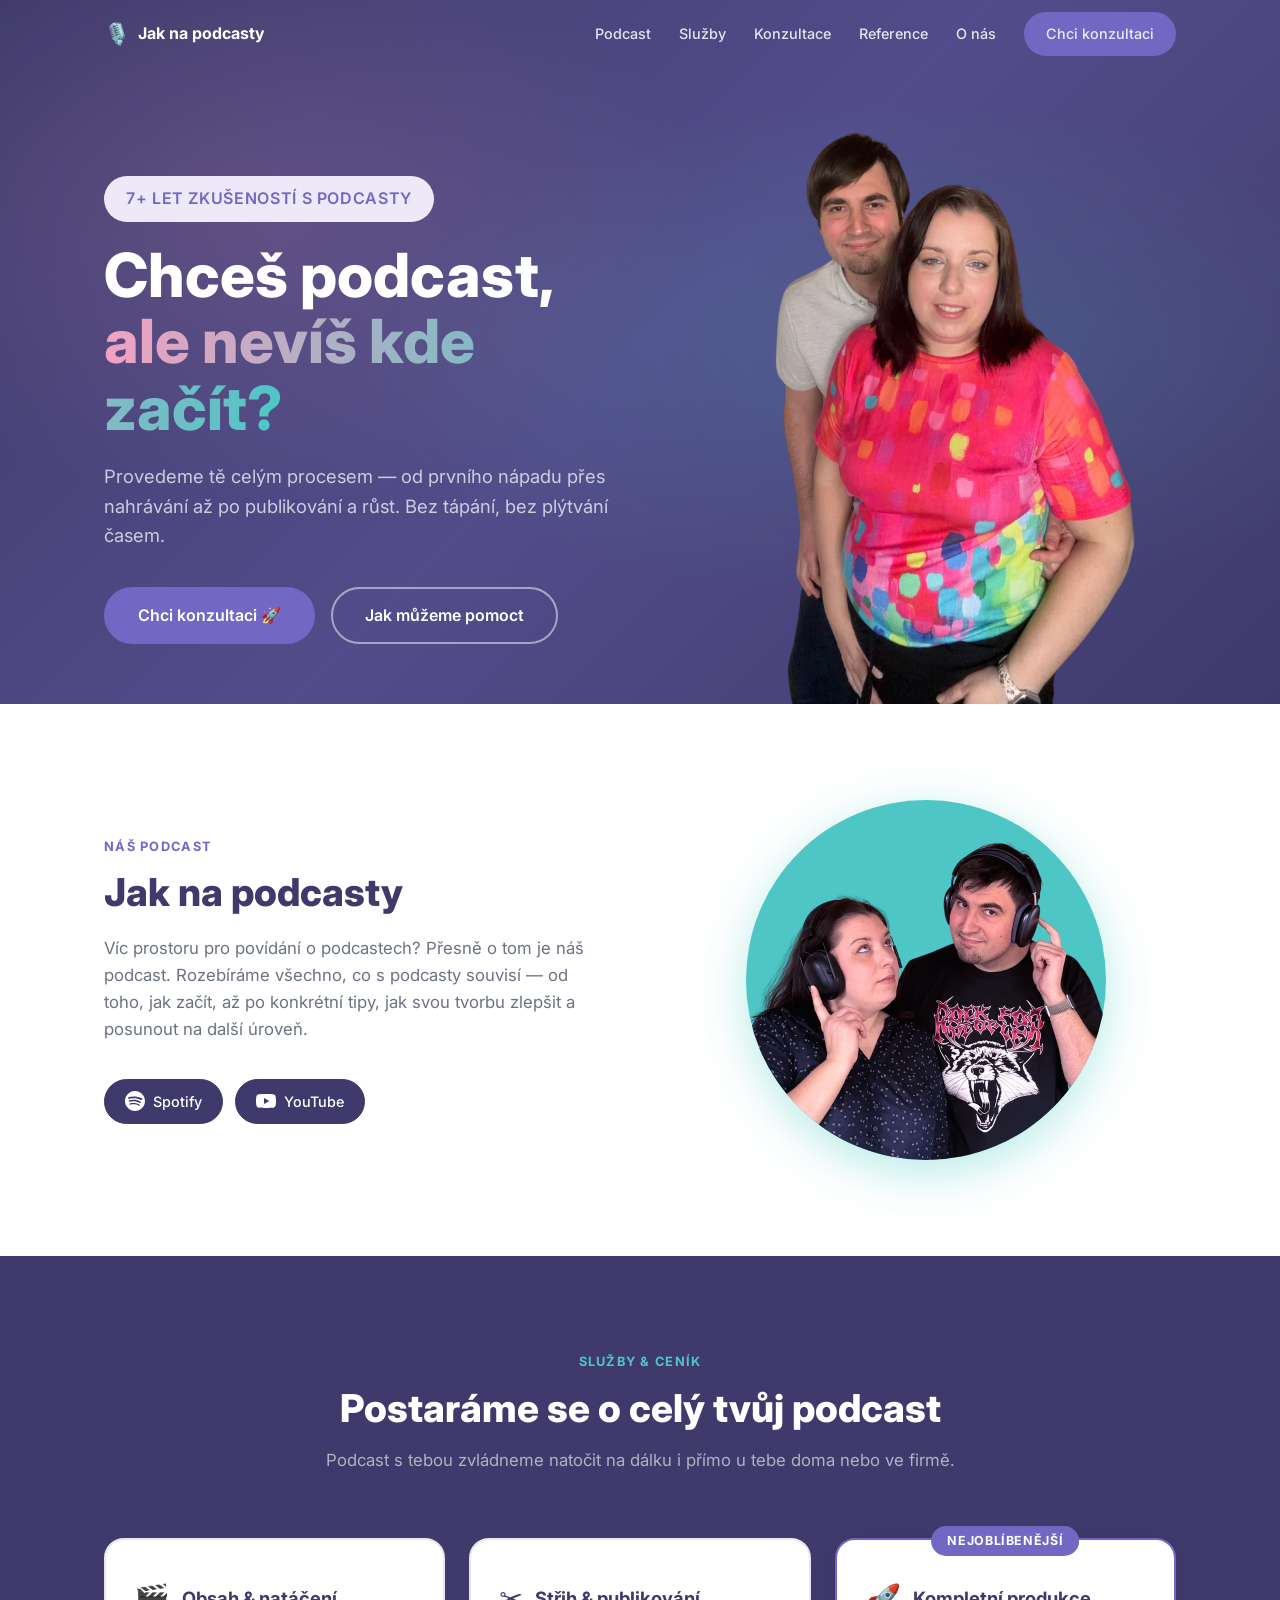
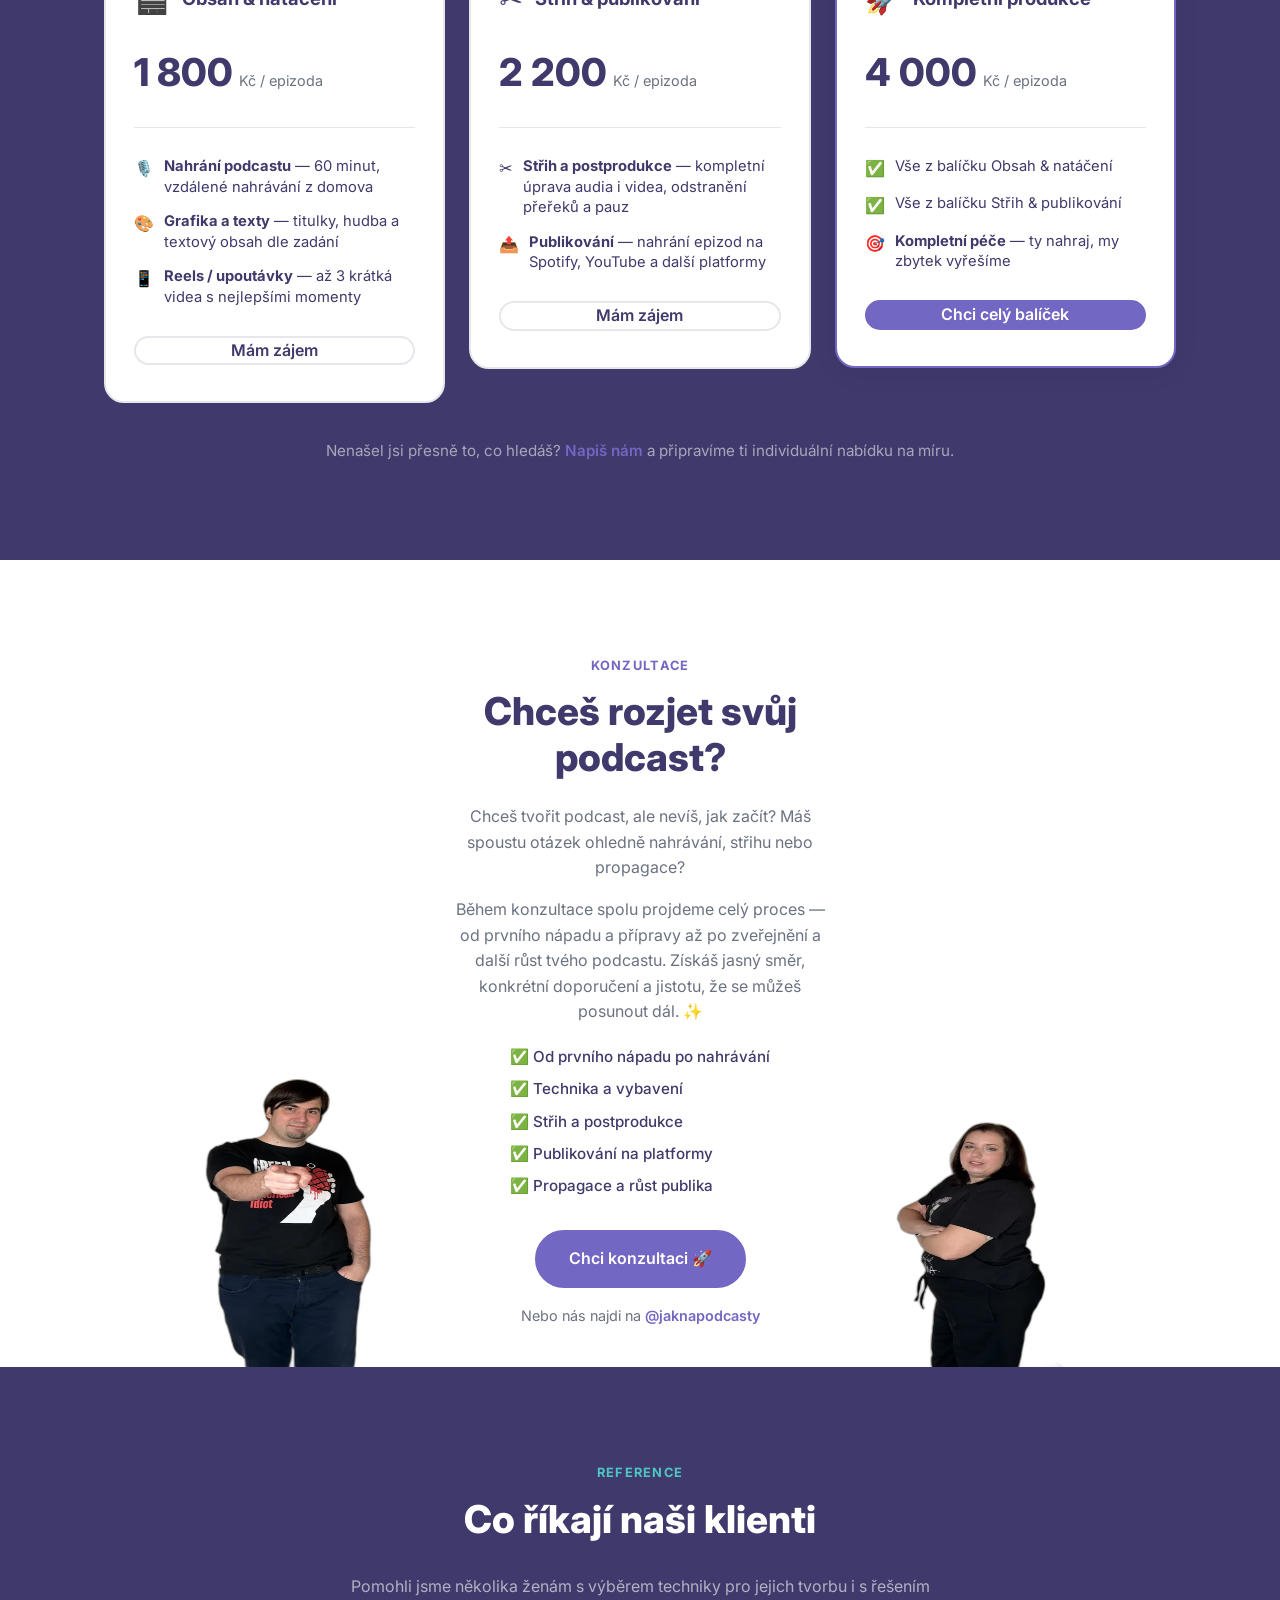
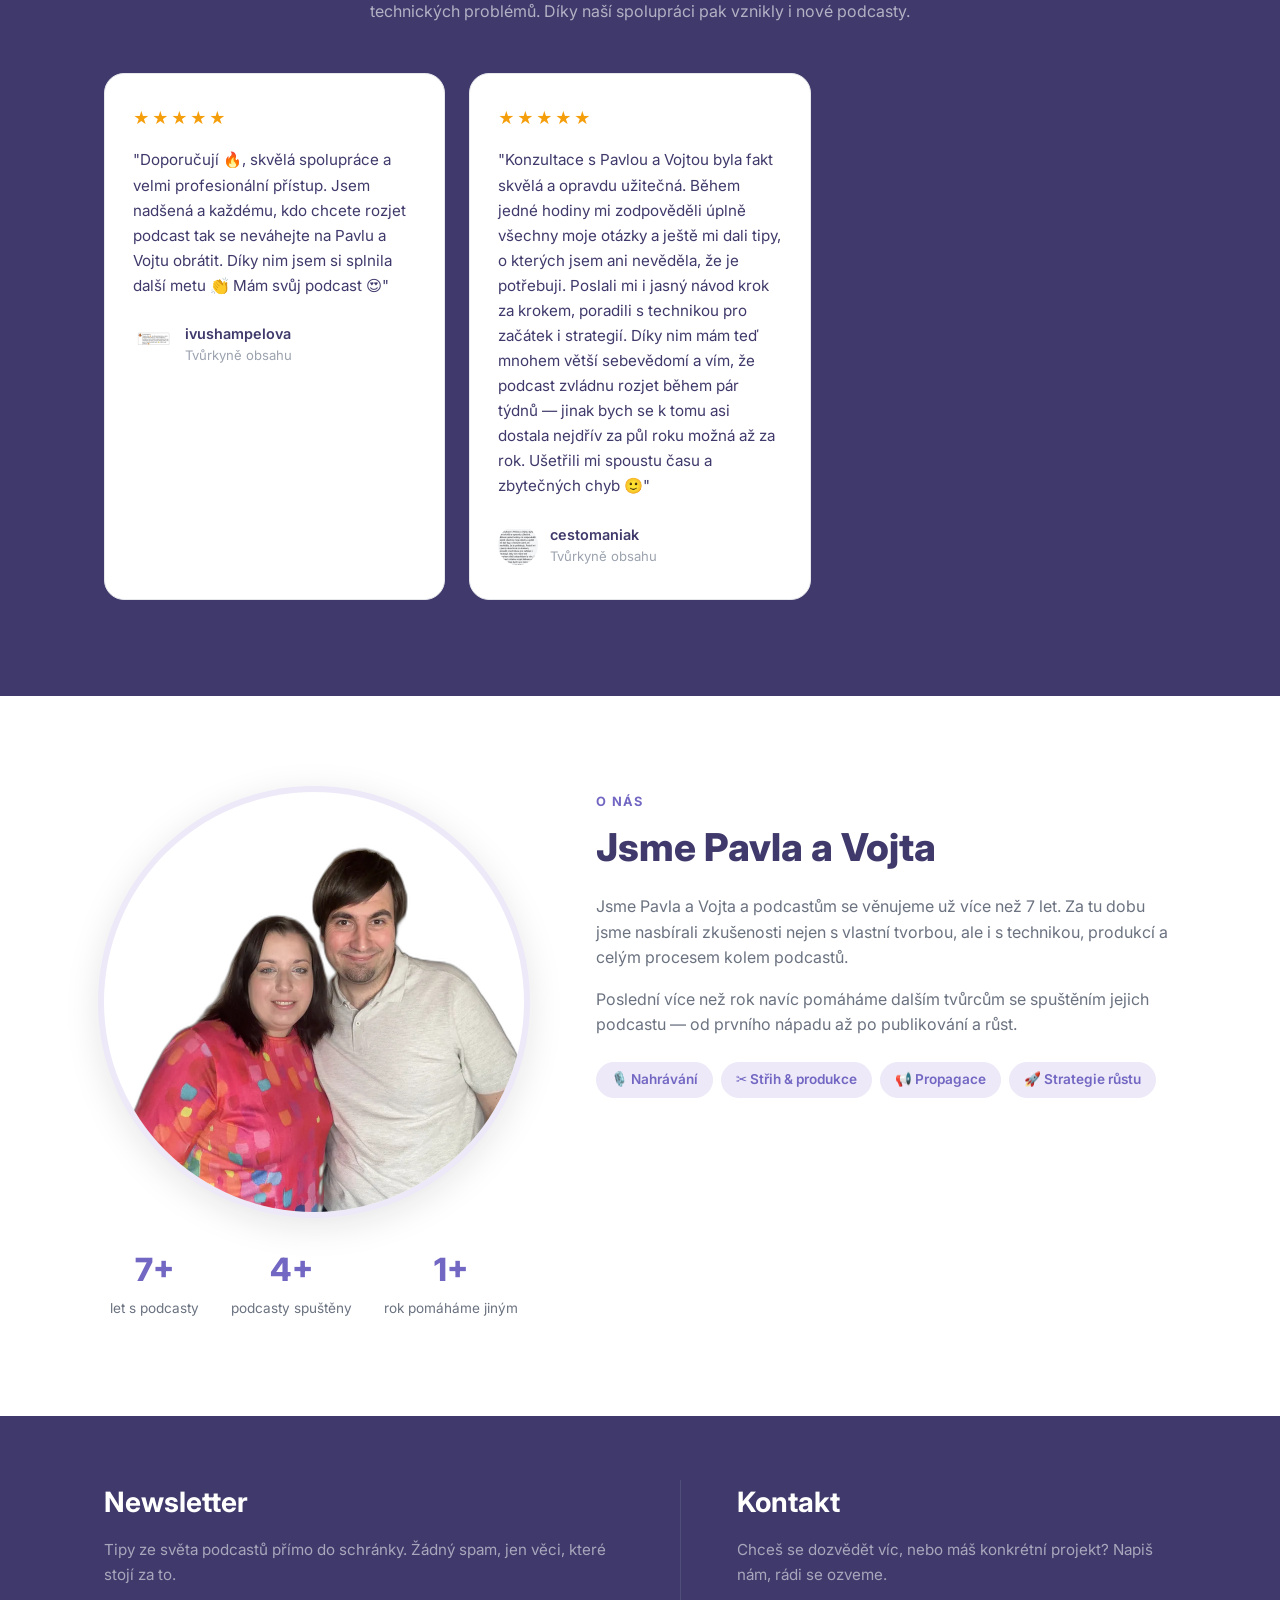
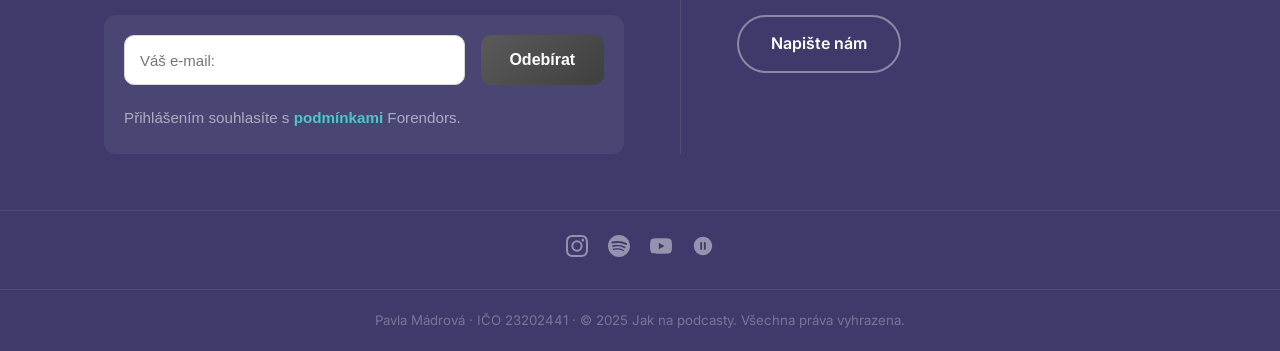
<file: index.html>
<!DOCTYPE html>
<html lang="cs-CZ">
<head>
  <meta charset="UTF-8" />
  <meta name="viewport" content="width=device-width, initial-scale=1.0" />
  <title>Jak na podcasty – Konzultace a produkce podcastů | Pavla &amp; Vojta</title>
  <meta name="description" content="Pomůžeme ti rozjet tvůj podcast od nuly. Konzultace, produkce a vše kolem podcastů s Pavlou a Vojtou." />
  <meta name="theme-color" content="#7267c2" />
  <link rel="canonical" href="https://jaknapodcasty.cz/" />

  <!-- Favicon -->
  <link rel="icon" type="image/svg+xml" href="/favicon.svg" />
  <link rel="apple-touch-icon" href="/assets/podcast-cover.png" />

  <!-- Open Graph -->
  <meta property="og:type" content="website" />
  <meta property="og:url" content="https://jaknapodcasty.cz/" />
  <meta property="og:title" content="Jak na podcasty – Konzultace a produkce podcastů" />
  <meta property="og:description" content="Pomůžeme ti rozjet tvůj podcast od nuly. Konzultace, produkce a vše kolem podcastů s Pavlou a Vojtou." />
  <meta property="og:image" content="https://jaknapodcasty.cz/assets/podcast-duo-2.webp" />
  <meta property="og:image:width" content="1500" />
  <meta property="og:image:height" content="1693" />
  <meta property="og:locale" content="cs_CZ" />
  <meta property="og:site_name" content="Jak na podcasty" />

  <!-- Twitter Card -->
  <meta name="twitter:card" content="summary_large_image" />
  <meta name="twitter:title" content="Jak na podcasty – Konzultace a produkce podcastů" />
  <meta name="twitter:description" content="Pomůžeme ti rozjet tvůj podcast od nuly. Konzultace, produkce a vše kolem podcastů s Pavlou a Vojtou." />
  <meta name="twitter:image" content="https://jaknapodcasty.cz/assets/podcast-duo-2.webp" />

  <!-- Google Analytics -->
  <!-- TODO: nahradit G-6V8HX6L65J skutečným Measurement ID z Google Analytics -->
  <script async src="https://www.googletagmanager.com/gtag/js?id=G-6V8HX6L65J"></script>
  <script>
    window.dataLayer = window.dataLayer || [];
    function gtag(){ dataLayer.push(arguments); }
    gtag('js', new Date());
    gtag('config', 'G-6V8HX6L65J');
  </script>

  <!-- Fonts -->
  <link rel="preconnect" href="https://fonts.googleapis.com" />
  <link rel="preconnect" href="https://fonts.gstatic.com" crossorigin />
  <link href="https://fonts.googleapis.com/css2?family=Inter:wght@400;500;600;700;800&display=swap" rel="stylesheet" />

  <link rel="stylesheet" href="style.css?v=15" />

  <!-- Structured Data -->
  <script type="application/ld+json">
  {
    "@context": "https://schema.org",
    "@graph": [
      {
        "@type": "ProfessionalService",
        "@id": "https://jaknapodcasty.cz/#organization",
        "name": "Jak na podcasty",
        "url": "https://jaknapodcasty.cz",
        "description": "Pomůžeme ti rozjet tvůj podcast od nuly. Konzultace, produkce a vše kolem podcastů s Pavlou a Vojtou.",
        "founder": {
          "@type": "Person",
          "name": "Pavla Mádrová"
        },
        "vatID": "23202441",
        "areaServed": "CZ",
        "inLanguage": "cs",
        "contactPoint": {
          "@type": "ContactPoint",
          "email": "info@jaknapodcasty.cz",
          "contactType": "customer service"
        },
        "sameAs": [
          "https://www.instagram.com/jaknapodcasty/",
          "https://open.spotify.com/show/4cttp3e2fKpfmS4pah0HJn",
          "https://www.youtube.com/@jaknapodcasty"
        ],
        "aggregateRating": {
          "@type": "AggregateRating",
          "ratingValue": "5",
          "reviewCount": "2",
          "bestRating": "5"
        }
      },
      {
        "@type": "Service",
        "name": "Podcast konzultace a produkce",
        "url": "https://jaknapodcasty.cz/",
        "provider": { "@id": "https://jaknapodcasty.cz/#organization" },
        "areaServed": "CZ",
        "offers": [
          {
            "@type": "Offer",
            "name": "Obsah & natáčení",
            "price": "1800",
            "priceCurrency": "CZK",
            "description": "Nahrání podcastu, grafika a texty, reels / upoutávky"
          },
          {
            "@type": "Offer",
            "name": "Střih & publikování",
            "price": "2200",
            "priceCurrency": "CZK",
            "description": "Střih a postprodukce, publikování na Spotify, YouTube a další platformy"
          },
          {
            "@type": "Offer",
            "name": "Kompletní produkce",
            "price": "4000",
            "priceCurrency": "CZK",
            "description": "Kompletní péče — ty nahraj, my zbytek vyřešíme"
          }
        ]
      },
      {
        "@type": "Review",
        "reviewRating": { "@type": "Rating", "ratingValue": "5", "bestRating": "5" },
        "author": { "@type": "Person", "name": "ivushampelova" },
        "reviewBody": "Skvělá spolupráce a velmi profesionální přístup. Jsem nadšená a každému, kdo chcete rozjet podcast, se neváhejte na Pavlu a Vojtu obrátit. Díky nim jsem si splnila další metu — mám svůj podcast.",
        "itemReviewed": { "@id": "https://jaknapodcasty.cz/#organization" }
      },
      {
        "@type": "Review",
        "reviewRating": { "@type": "Rating", "ratingValue": "5", "bestRating": "5" },
        "author": { "@type": "Person", "name": "cestomaniak" },
        "reviewBody": "Konzultace s Pavlou a Vojtou byla fakt skvělá a opravdu užitečná. Ušetřili mi spoustu času a zbytečných chyb.",
        "itemReviewed": { "@id": "https://jaknapodcasty.cz/#organization" }
      },
      {
        "@type": "PodcastSeries",
        "name": "Jak na podcasty",
        "description": "Víc prostoru pro povídání o podcastech. Rozebíráme všechno, co s podcasty souvisí.",
        "url": "https://open.spotify.com/show/4cttp3e2fKpfmS4pah0HJn",
        "author": { "@id": "https://jaknapodcasty.cz/#organization" }
      }
    ]
  }
  </script>
</head>
<body>

  <!-- NAV -->
  <header class="nav" id="nav">
    <div class="container nav__inner">
      <a href="#" class="nav__logo">
        <span class="nav__logo-icon">🎙️</span>
        <span>Jak na podcasty</span>
      </a>
      <nav class="nav__links" id="navLinks">
        <a href="#podcast">Podcast</a>
        <a href="#sluzby">Služby</a>
        <a href="#konzultace">Konzultace</a>
        <a href="#reference">Reference</a>
        <a href="#o-nas">O nás</a>
        <a href="#konzultace" class="btn btn--sm btn--primary">Chci konzultaci</a>
      </nav>
      <button class="nav__burger" id="burger" aria-label="Menu">
        <span></span><span></span><span></span>
      </button>
    </div>
  </header>

  <main>

  <!-- HERO -->
  <section class="hero">
    <div class="hero__bg"></div>
    <div class="container hero__inner">
      <div class="hero__content">
        <span class="badge">7+ let zkušeností s podcasty</span>
        <h1 class="hero__title">Chceš podcast,<br /><em>ale nevíš kde začít?</em></h1>
        <p class="hero__sub">
          Provedeme tě celým procesem — od prvního nápadu přes nahrávání
          až po publikování a růst. Bez tápání, bez plýtvání časem.
        </p>
        <div class="hero__ctas">
          <a href="https://docs.google.com/document/d/1Tez86mtST788r7kEj39PWi5QcWDOUAeLwqUMd2vaN50/edit?usp=sharing" target="_blank" rel="noopener" class="btn btn--primary btn--lg">Chci konzultaci 🚀</a>
          <a href="#sluzby" class="btn btn--ghost btn--lg">Jak můžeme pomoct</a>
        </div>
      </div>
      <div class="hero__visual">
        <div class="hero__photo-wrap">
          <img src="assets/podcast-duo-2.webp" alt="Pavla a Vojta — Jak na podcasty" class="hero__photo" width="750" height="847" fetchpriority="high" />
        </div>
      </div>
    </div>
  </section>

  <!-- PODCAST -->
  <section class="section" id="podcast">
    <div class="container">
      <div class="podcast__inner">
        <div class="podcast__text">
          <span class="section__eyebrow">Náš podcast</span>
          <h2 class="section__title">Jak na podcasty</h2>
          <p class="podcast__desc">
            Víc prostoru pro povídání o podcastech? Přesně o tom je náš podcast.
            Rozebíráme všechno, co s podcasty souvisí — od toho, jak začít,
            až po konkrétní tipy, jak svou tvorbu zlepšit a posunout na další úroveň.
          </p>
          <div class="podcast__platforms">
            <a href="https://open.spotify.com/show/4cttp3e2fKpfmS4pah0HJn?si=rehAfMlARLWVkwGaOqFFIA" target="_blank" rel="noopener" class="platform-btn">
              <svg width="20" height="20" viewBox="0 0 24 24" fill="currentColor"><path d="M12 0C5.4 0 0 5.4 0 12s5.4 12 12 12 12-5.4 12-12S18.66 0 12 0zm5.521 17.34c-.24.359-.66.48-1.021.24-2.82-1.74-6.36-2.101-10.561-1.141-.418.122-.779-.179-.899-.539-.12-.421.18-.78.54-.9 4.56-1.021 8.52-.6 11.64 1.32.42.18.479.659.301 1.02zm1.44-3.3c-.301.42-.841.6-1.262.3-3.239-1.98-8.159-2.58-11.939-1.38-.479.12-1.02-.12-1.14-.6-.12-.48.12-1.021.6-1.141C9.6 9.9 15 10.561 18.72 12.84c.361.181.54.78.241 1.2zm.12-3.36C15.24 8.4 8.82 8.16 5.16 9.301c-.6.179-1.2-.181-1.38-.721-.18-.601.18-1.2.72-1.381 4.26-1.26 11.28-1.02 15.721 1.621.539.3.719 1.02.419 1.56-.299.421-1.02.599-1.559.3z"/></svg>
              Spotify
            </a>
            <a href="https://www.youtube.com/@jaknapodcasty" target="_blank" rel="noopener" class="platform-btn">
              <svg width="20" height="20" viewBox="0 0 24 24" fill="currentColor"><path d="M23.495 6.205a3.007 3.007 0 0 0-2.088-2.088c-1.87-.501-9.396-.501-9.396-.501s-7.507-.01-9.396.501A3.007 3.007 0 0 0 .527 6.205a31.247 31.247 0 0 0-.522 5.805 31.247 31.247 0 0 0 .522 5.783 3.007 3.007 0 0 0 2.088 2.088c1.868.502 9.396.502 9.396.502s7.506 0 9.396-.502a3.007 3.007 0 0 0 2.088-2.088 31.247 31.247 0 0 0 .5-5.783 31.247 31.247 0 0 0-.5-5.805zM9.609 15.601V8.408l6.264 3.602z"/></svg>
              YouTube
            </a>
          </div>
        </div>
        <div class="podcast__visual">
          <div class="podcast__photo-wrap">
            <img src="assets/podcast-cover.webp" alt="Jak na podcasty podcast" class="podcast__photo" width="360" height="360" loading="lazy" />
          </div>
        </div>
      </div>
    </div>
  </section>

  <!-- SLUŽBY -->
  <section class="section section--dark" id="sluzby">
    <div class="container">
      <div class="section__header">
        <span class="section__eyebrow section__eyebrow--light">Služby & ceník</span>
        <h2 class="section__title section__title--light">Postaráme se o celý tvůj podcast</h2>
        <p class="section__subtitle">
          Podcast s tebou zvládneme natočit na dálku i přímo u tebe doma nebo ve firmě.
        </p>
      </div>
      <div class="pricing__grid">

        <!-- Balíček 1 -->
        <div class="pricing-card">
          <div class="pricing-card__header">
            <span class="pricing-card__icon">🎬</span>
            <h3 class="pricing-card__name">Obsah & natáčení</h3>
          </div>
          <div class="pricing-card__price">
            <span class="pricing-card__amount">1 800</span>
            <span class="pricing-card__currency">Kč / epizoda</span>
          </div>
          <ul class="pricing-card__features">
            <li>
              <span class="feature-icon">🎙️</span>
              <span><strong>Nahrání podcastu</strong> — 60 minut, vzdálené nahrávání z domova</span>
            </li>
            <li>
              <span class="feature-icon">🎨</span>
              <span><strong>Grafika a texty</strong> — titulky, hudba a textový obsah dle zadání</span>
            </li>
            <li>
              <span class="feature-icon">📱</span>
              <span><strong>Reels / upoutávky</strong> — až 3 krátká videa s nejlepšími momenty</span>
            </li>
          </ul>
          <a href="mailto:info@jaknapodcasty.cz" class="btn btn--outline btn--full">Mám zájem</a>
        </div>

        <!-- Balíček 2 -->
        <div class="pricing-card">
          <div class="pricing-card__header">
            <span class="pricing-card__icon">✂️</span>
            <h3 class="pricing-card__name">Střih & publikování</h3>
          </div>
          <div class="pricing-card__price">
            <span class="pricing-card__amount">2 200</span>
            <span class="pricing-card__currency">Kč / epizoda</span>
          </div>
          <ul class="pricing-card__features">
            <li>
              <span class="feature-icon">✂️</span>
              <span><strong>Střih a postprodukce</strong> — kompletní úprava audia i videa, odstranění přeřeků a pauz</span>
            </li>
            <li>
              <span class="feature-icon">📤</span>
              <span><strong>Publikování</strong> — nahrání epizod na Spotify, YouTube a další platformy</span>
            </li>
          </ul>
          <a href="mailto:info@jaknapodcasty.cz" class="btn btn--outline btn--full">Mám zájem</a>
        </div>

        <!-- Balíček 3 — featured -->
        <div class="pricing-card pricing-card--featured">
          <div class="pricing-card__badge">Nejoblíbenější</div>
          <div class="pricing-card__header">
            <span class="pricing-card__icon">🚀</span>
            <h3 class="pricing-card__name">Kompletní produkce</h3>
          </div>
          <div class="pricing-card__price">
            <span class="pricing-card__amount">4 000</span>
            <span class="pricing-card__currency">Kč / epizoda</span>
          </div>
          <ul class="pricing-card__features">
            <li><span class="feature-icon">✅</span><span>Vše z balíčku Obsah & natáčení</span></li>
            <li><span class="feature-icon">✅</span><span>Vše z balíčku Střih & publikování</span></li>
            <li><span class="feature-icon">🎯</span><span><strong>Kompletní péče</strong> — ty nahraj, my zbytek vyřešíme</span></li>
          </ul>
          <a href="mailto:info@jaknapodcasty.cz" class="btn btn--primary btn--full">Chci celý balíček</a>
        </div>

      </div>
      <p class="pricing__note">
        Nenašel jsi přesně to, co hledáš?
        <a href="mailto:info@jaknapodcasty.cz">Napiš nám</a> a připravíme ti individuální nabídku na míru.
      </p>
    </div>
  </section>

  <!-- KONZULTACE -->
  <section class="section" id="konzultace">
    <div class="container">
      <div class="konzultace__hero">
        <img src="assets/host-vojta-1.webp" alt="Vojta" class="konzultace__person konzultace__person--left" width="200" height="267" loading="lazy" />
        <div class="konzultace__center">
          <span class="section__eyebrow">Konzultace</span>
          <h2 class="section__title">Chceš rozjet svůj podcast?</h2>
          <p>
            Chceš tvořit podcast, ale nevíš, jak začít? Máš spoustu otázek
            ohledně nahrávání, střihu nebo propagace?
          </p>
          <p>
            Během konzultace spolu projdeme celý proces — od prvního nápadu
            a přípravy až po zveřejnění a další růst tvého podcastu.
            Získáš jasný směr, konkrétní doporučení a jistotu, že se můžeš posunout dál. ✨
          </p>
          <ul class="konzultace__list">
            <li>✅ Od prvního nápadu po nahrávání</li>
            <li>✅ Technika a vybavení</li>
            <li>✅ Střih a postprodukce</li>
            <li>✅ Publikování na platformy</li>
            <li>✅ Propagace a růst publika</li>
          </ul>
          <!-- TODO: nahradit URL za odkaz na poptávkový formulář (Simpleshop / Google Form) -->
          <a href="https://docs.google.com/document/d/1Tez86mtST788r7kEj39PWi5QcWDOUAeLwqUMd2vaN50/edit?usp=sharing"
             target="_blank" rel="noopener"
             class="btn btn--primary btn--lg">
            Chci konzultaci 🚀
          </a>
          <p class="konzultace__contact">
            Nebo nás najdi na
            <a href="https://www.instagram.com/jaknapodcasty/" target="_blank" rel="noopener">@jaknapodcasty</a>
          </p>
        </div>
        <img src="assets/host-vojta-3.webp" alt="Pavla" class="konzultace__person konzultace__person--right" width="200" height="267" loading="lazy" />
      </div>
    </div>
  </section>

  <!-- REFERENCE -->
  <section class="section section--dark" id="reference">
    <div class="container">
      <div class="section__header">
        <span class="section__eyebrow section__eyebrow--light">Reference</span>
        <h2 class="section__title section__title--light">Co říkají naši klienti</h2>
      </div>
      <p class="reference__subtitle">
        Pomohli jsme několika ženám s výběrem techniky pro jejich tvorbu i s řešením
        technických problémů. Díky naší spolupráci pak vznikly i nové podcasty.
      </p>
      <div class="testimonials__grid">
        <div class="testimonial-card">
          <div class="testimonial-card__stars">★★★★★</div>
          <p class="testimonial-card__text">
            "Doporučují 🔥, skvělá spolupráce a velmi profesionální přístup.
            Jsem nadšená a každému, kdo chcete rozjet podcast tak se neváhejte
            na Pavlu a Vojtu obrátit. Díky nim jsem si splnila další metu 👏
            Mám svůj podcast 😍"
          </p>
          <div class="testimonial-card__author">
            <img src="assets/reference-2.webp" alt="ivushampelova" class="testimonial-card__avatar" width="40" height="40" loading="lazy" />
            <div>
              <div class="testimonial-card__name">ivushampelova</div>
              <div class="testimonial-card__role">Tvůrkyně obsahu</div>
            </div>
          </div>
        </div>
        <div class="testimonial-card">
          <div class="testimonial-card__stars">★★★★★</div>
          <p class="testimonial-card__text">
            "Konzultace s Pavlou a Vojtou byla fakt skvělá a opravdu užitečná.
            Během jedné hodiny mi zodpověděli úplně všechny moje otázky a ještě
            mi dali tipy, o kterých jsem ani nevěděla, že je potřebuji. Poslali mi
            i jasný návod krok za krokem, poradili s technikou pro začátek i strategií.
            Díky nim mám teď mnohem větší sebevědomí a vím, že podcast zvládnu rozjet
            během pár týdnů — jinak bych se k tomu asi dostala nejdřív za půl roku
            možná až za rok. Ušetřili mi spoustu času a zbytečných chyb 🙂"
          </p>
          <div class="testimonial-card__author">
            <img src="assets/reference-photo.webp" alt="cestomaniak" class="testimonial-card__avatar" width="40" height="40" loading="lazy" />
            <div>
              <div class="testimonial-card__name">cestomaniak</div>
              <div class="testimonial-card__role">Tvůrkyně obsahu</div>
            </div>
          </div>
        </div>
      </div>
    </div>
  </section>

  <!-- O NÁS -->
  <section class="section" id="o-nas">
    <div class="container">
      <div class="onas__grid">
        <div class="onas__image">
          <div class="onas__photo-wrap">
            <img src="assets/podcast-duo-1.webp" alt="Pavla a Vojta" class="onas__photo" width="420" height="420" loading="lazy" />
          </div>
          <div class="onas__stats">
            <div class="stat">
              <span class="stat__num">7+</span>
              <span class="stat__label">let s podcasty</span>
            </div>
            <div class="stat">
              <span class="stat__num">4+</span>
              <span class="stat__label">podcasty spuštěny</span>
            </div>
            <div class="stat">
              <span class="stat__num">1+</span>
              <span class="stat__label">rok pomáháme jiným</span>
            </div>
          </div>
        </div>
        <div class="onas__text">
          <span class="section__eyebrow">O nás</span>
          <h2 class="section__title">Jsme Pavla a Vojta</h2>
          <p>
            Jsme Pavla a Vojta a podcastům se věnujeme už více než 7 let. Za tu dobu
            jsme nasbírali zkušenosti nejen s vlastní tvorbou, ale i s technikou,
            produkcí a celým procesem kolem podcastů.
          </p>
          <p>
            Poslední více než rok navíc pomáháme dalším tvůrcům se spuštěním jejich
            podcastu — od prvního nápadu až po publikování a růst.
          </p>
          <div class="onas__tags">
            <span class="tag">🎙️ Nahrávání</span>
            <span class="tag">✂️ Střih & produkce</span>
            <span class="tag">📢 Propagace</span>
            <span class="tag">🚀 Strategie růstu</span>
          </div>
        </div>
      </div>
    </div>
  </section>

  </main>

  <!-- FOOTER -->
  <footer class="footer">
    <div class="container footer__top">

      <!-- Newsletter -->
      <div class="footer__col">
        <h3 class="footer__heading">Newsletter</h3>
        <p>Tipy ze světa podcastů přímo do schránky. Žádný spam, jen věci, které stojí za to.</p>
        <div class="footer__embed-wrap">
          <div class="pew"><style>.pe .pb,.pew{display:flex}@media (min-width:480px){.pe{min-width:480px;max-width:800px;width:unset!important}.pe .iw{width:100%}.pe .pf{display:flex;align-items:flex-start;gap:1em}.pe .pf input[type=email]{min-width:340px}.pe button{margin:0!important;height:50px;width:fit-content!important}.pe .pb a{line-height:1em!important}}.pew{justify-content:center;align-items:center;width:100%;height:100%}.pew *{box-sizing:border-box}.pe{width:230px;font-family:'Nunito Sans',sans-serif}.pe .pf{margin-bottom:1em}.pe input[type=email]{width:100%;height:50px;font-size:15px;padding:15px;border:1px solid #d8d8d8;border-radius:10px}.pe .iw.he{border-radius:10px;background:#cb0000;text-align:center}.pe .iw.he input{border-color:#cb0000}.pe .iw.he p.error{padding:5px 14px;margin:0;color:#fff;font-size:13px}.pe button{color:#fff;font-size:16px;font-weight:600;width:100%;border:none;border-radius:10px;padding:.85rem 1.8rem;background-size:200% auto;background-image:linear-gradient(-45deg,#2d2d2d 0,#5a5a5a 100%);white-space:nowrap;cursor:pointer;margin-top:10px}.pe .info,.pe a{color:#1f1f1f}.pe .info{padding:20px 15px;border-radius:10px;background:rgba(255,255,255,.4)}.pe p{line-height:17px;margin:0}.pe p+p{margin-top:16px}.pe .pb{font-size:12px;opacity:.7;align-items:center;gap:5px}.pe .pb svg{width:90px}.pe .pb a{line-height:normal}.pe .success{padding:15px;background:#d8ffe2;border-radius:10px;font-size:15px;line-height:22px;margin-bottom:10px}</style> <div id="forendorsEmbedContainer" class="pe"> <form id="forendorsEmbedForm" class="pf"> <div class="iw"> <input type="email" name="email" placeholder="Váš e&#8209;mail:" required> </div><button type="submit">Odebírat</button> </form> <div class="info"> <p class="agreement"> Přihlášením souhlasíte s <a href="https://www.forendors.cz/vop" target="_blank" rel="noopener noreferrer">podmínkami</a> Forendors.</p><p class="pb"> <span>Powered by </span> <a href="https://www.forendors.cz" target="_blank" rel="noopener noreferrer"> <svg version="1.1" viewBox="0 0 372.01 62.19" xmlns="http://www.w3.org/2000/svg" xmlns:xlink="http://www.w3.org/1999/xlink"> <defs> <style>.cls-1{fill: url(#logo-gradient_2-2);}.cls-1, .cls-2, .cls-3{stroke-width: 0px;}.cls-2{fill: url(#logo-gradient_2);}.cls-3{fill: #1f1f1f;}</style> <linearGradient id="logo-gradient_2" x1="80.49" x2="137.96" y1="167.12" y2="109.23" gradientUnits="userSpaceOnUse"> <stop stop-color="#e51139" offset="0"/> <stop stop-color="#f6ad12" offset="1"/> </linearGradient> <linearGradient id="logo-gradient_2-2" x1="72.53" x2="135.02" y1="167.35" y2="104.39" gradientTransform="translate(-79.99,-104.9)" xlink:href="#logo-gradient_2"/> <linearGradient id="linearGradient974" x1="80.49" x2="137.96" y1="167.12" y2="109.23" gradientTransform="translate(-79.99,-104.9)" gradientUnits="userSpaceOnUse" xlink:href="#logo-gradient_2"/> </defs> <path class="cls-3" d="m119.73 54.5c3.37 0 6.64-0.99 9.48-2.87 4.83-3.2 7.71-8.54 7.7-14.29 0.05-5.67-2.8-10.97-7.61-14.17-2.87-1.91-6.19-2.93-9.58-2.93-2.28 0-4.5 0.45-6.6 1.35-6.32 2.64-10.51 8.97-10.45 15.74-0.04 6.84 4.15 13.2 10.44 15.82 2.11 0.89 4.33 1.35 6.61 1.35zm-9.86-17.16c-0.02-3.31 1.56-6.27 4.34-8.12 1.66-1.11 3.59-1.7 5.57-1.7 1.32 0 2.61 0.26 3.84 0.77 3.71 1.55 6.01 5.02 6.02 9.07 0 4.06-2.3 7.55-6.02 9.1-1.23 0.51-2.52 0.77-3.84 0.77-1.98 0-3.9-0.59-5.55-1.7-2.78-1.87-4.37-4.86-4.35-8.2z"/> <path class="cls-3" d="m158.25 27.37c2.02 0 3.67-1.65 3.67-3.67v-3.6h-3.79c-6.75 0-13.06 4.18-15.7 10.4-0.89 2.05-1.34 4.3-1.34 6.68v17.16h3.53c2.1 0 3.81-1.71 3.81-3.81v-13.35c0-1.35 0.26-2.64 0.76-3.82 1.5-3.58 5.1-5.99 8.94-5.99h0.11z"/> <path class="cls-3" d="m182.91 54.02c2.24 0 4.44-0.4 6.53-1.2 3.93-1.5 8.05-6.33 8.23-6.53l0.08-0.09-2.14-1.73c-0.79-0.64-1.79-0.99-2.82-0.99-1.11 0-2.16 0.4-2.96 1.14-2.07 1.9-4.38 2.9-6.67 2.9-1.29 0-2.61-0.31-3.91-0.93l-0.54-0.26 0.42-0.43 17.92-18.03-0.05-0.08c-2.84-4.22-7.39-6.91-12.48-7.4-0.54-0.05-1.08-0.08-1.62-0.08-4.52 0-8.76 1.76-11.94 4.96-3.11 3.01-4.89 7.35-4.9 11.91 0 4.59 1.77 8.96 4.88 12 2.99 3.07 7.35 4.82 11.97 4.82zm-7.07-23.92c1.8-1.86 4.34-2.92 6.99-2.92 1.3 0 2.56 0.25 3.75 0.74l0.6 0.24-0.46 0.45c-3.53 3.48-8.41 8.33-12.44 12.38l-0.45 0.46-0.24-0.6c-1.49-3.69-0.59-8.01 2.25-10.75z"/> <path class="cls-3" d="m219.63 20.17h-0.3c-6.72 0-12.99 4.18-15.6 10.41-0.89 2.05-1.34 4.3-1.34 6.67v17.15h3.46c2.1 0 3.81-1.71 3.81-3.81v-13.35c-0.02-2.6 1.01-5.07 2.88-6.95 1.75-1.8 4.27-2.84 6.92-2.85h0.03c2.67 0 5.22 1.04 7.01 2.86 1.87 1.87 2.89 4.34 2.87 6.94v13.34c0 2.1 1.71 3.81 3.81 3.81h3.46v-17.15c0-2.37-0.45-4.62-1.34-6.67-2.66-6.23-8.96-10.41-15.66-10.41z"/> <path class="cls-3" d="m273.78 43.82c0.89-2.08 1.33-4.31 1.33-6.64v-30.56h-2.72c-2.51 0-4.55 2.04-4.55 4.55v8.94h-9.81c-2.33 0-4.56 0.45-6.63 1.33-6.38 2.66-10.61 8.99-10.53 15.74-0.02 5.74 2.86 11.08 7.69 14.28 2.84 1.89 6.13 2.89 9.5 2.89 2.28 0 4.5-0.45 6.6-1.34 4.09-1.73 7.33-4.99 9.11-9.18zm-5.93-16.02v9.39c0 1.35-0.26 2.65-0.77 3.86-1.48 3.6-5.08 6.03-8.96 6.03h-0.09v-0.43 0.43c-4.06 0-7.55-2.32-9.11-6.05-1.57-3.75-0.77-7.88 2.09-10.78 1.82-1.83 4.37-2.87 6.98-2.87h0.04 9.39 0.43v0.43z"/> <path class="cls-3" d="m313.6 37.34c0.05-5.67-2.8-10.97-7.61-14.17-2.87-1.91-6.19-2.93-9.58-2.93-2.28 0-4.5 0.45-6.6 1.35-6.32 2.64-10.51 8.97-10.45 15.74-0.04 6.84 4.15 13.2 10.44 15.82 2.11 0.89 4.33 1.35 6.61 1.35 3.37 0 6.64-0.99 9.48-2.87 4.83-3.2 7.71-8.54 7.7-14.29zm-13.3 9.12c-1.23 0.51-2.52 0.77-3.84 0.77-1.98 0-3.9-0.59-5.55-1.7-2.78-1.87-4.37-4.86-4.35-8.2-0.02-3.31 1.56-6.27 4.34-8.12 1.66-1.11 3.59-1.7 5.57-1.7 1.32 0 2.61 0.26 3.84 0.77 3.71 1.55 6.01 5.02 6.02 9.07 0 4.06-2.3 7.55-6.02 9.1z"/> <path class="cls-3" d="m334.48 27.37h0.1c2.02 0 3.67-1.65 3.67-3.67v-3.6h-3.79c-6.75 0-13.06 4.18-15.7 10.4-0.89 2.05-1.34 4.3-1.34 6.68v17.16h3.53c2.1 0 3.81-1.71 3.81-3.81v-13.35c0-1.35 0.26-2.64 0.76-3.82 1.5-3.58 5.1-5.99 8.95-5.99z"/> <path class="cls-3" d="m94.34 11.03 0.04-0.02c0.92-0.45 2.17-0.69 3.9-0.74 1.97-0.07 3.51-1.68 3.51-3.67v-3.58l-0.27-0.03c-0.69-0.07-1.4-0.11-2.09-0.11-7.39 0-14.09 4.12-17.05 10.51-1.36 2.93-1.55 10.48-1.56 10.8l0.13 15.8c-0.09 5.06-0.88 10.48-6.02 12.46l-0.04 0.02c-0.47 0.23-1.03 0.4-1.7 0.53-1.77 0.33-3.06 1.91-3.06 3.75v3.84h0.31c7.23-0.23 13.54-4.25 16.44-10.5 1.35-2.91 1.42-10.08 1.42-10.38v-0.73-8.07-0.42h6.19c2.02 0 3.67-1.65 3.67-3.67v-3.6h-9.86v-0.44c0.16-4.45 0.97-9.81 6.02-11.75z"/> <path class="cls-3" d="m372 45.04c0.22-7.94-7.61-9.65-13.33-10.9-8.12-1.77-9.29-2.67-9.35-5.05-0.01-0.63 0.23-1.22 0.72-1.71 1.11-1.14 3.5-1.79 6.55-1.79h0.1c2.34 0.01 5.67 0.36 7.51 3.23 0.92 1.43 2.61 2.32 4.43 2.32h2.79c-0.34-6.85-6.29-11.59-14.63-11.59h-0.21c-7.93 0.08-13.67 4.09-13.65 9.55 0.01 3.65 1.51 6.33 4.57 8.18 2.77 1.67 6.51 2.48 9.8 3.1 6.99 1.32 8.36 2.69 8.31 4.48-0.06 2.12-3.6 3.23-7.07 3.23h-0.23c-3.7-0.06-7.25-1.29-8.84-3.07-1.03-1.15-2.44-1.81-3.87-1.82h-3.45c0.28 7.25 8.21 11.17 16.07 11.29h0.38c7.87 0 13.25-3.8 13.41-9.45z"/> <path class="cls-2" d="m0.02 49.75v12.44h3c6.87 0 12.44-5.57 12.44-12.44 0-6.11 4.96-11.07 11.07-11.07h15.85c6.87 0 12.44-5.57 12.44-12.44v-3h-28.3c-14.65 0-26.52 11.87-26.52 26.52z" fill="url(#linearGradient974)"/> <path class="cls-1" d="m47.28 0c-4.68 0-8.47 3.79-8.47 8.47v7.07h7.56c4.68 0 8.47-3.79 8.47-8.47v-7.07z" fill="url(#logo-gradient_2-2)"/> </svg> </a> </p></div></div><script>const PckConstants={EmailError:"Zadejte platnou e&#8209;mailovou adresu.",BaseApiUrl:"https://api.forendors.cz",GeneralErrorMessage:"Nepovedlo se vás přihlásit k odběru newsletteru :(",Handle:"jaknapodcasty"};class ForendorsEmbed{constructor(){if(this.container=document.getElementById("forendorsEmbedContainer"),null===this.container){console.error("Invalid Forendors embed code.");return}this.form=document.getElementById("forendorsEmbedForm"),this.form.addEventListener("submit",e=>{e.preventDefault(),e.stopImmediatePropagation(),this._formSubmit()})}async _formSubmit(){this._showError(null);let e=this._getEmail();try{let t=await fetch(`${PckConstants.BaseApiUrl}/newsletter/subscribe-public`,{method:"POST",headers:{Accept:"application/json","Content-Type":"application/json"},body:JSON.stringify({handle:PckConstants.Handle,email:e})});if(200!==t.status){try{let s=await t.json();if(void 0!==s.message&&""!==s.message){this._showError(s.message);return}}catch{}this._showError(PckConstants.GeneralErrorMessage);return}let r=await t.json();this._showSuccess(r.message)}catch(i){console.error(i)}}_showError(e){let t=this.form.querySelector("div.iw");if(null===e){t.classList.remove("he");let s=t.querySelector("p.error");null!==s&&s.remove()}else{t.classList.add("he");let r=document.createElement("p");r.classList.add("error"),r.innerHTML=e,t.appendChild(r)}}_getEmail(){return this.form.querySelector('input[type="email"]').value}_showSuccess(e){let t=document.createElement("div");t.innerHTML=e,t.classList.add("success"),this.form.remove(),this.container.prepend(t)}}const forendorsEmbed=new ForendorsEmbed;</script> </div>
        </div>
      </div>

      <div class="footer__divider-v"></div>

      <!-- Kontakt -->
      <div class="footer__col">
        <h3 class="footer__heading">Kontakt</h3>
        <p>Chceš se dozvědět víc, nebo máš konkrétní projekt? Napiš nám, rádi se ozveme.</p>
        <a href="mailto:info@jaknapodcasty.cz" class="btn btn--lg footer__contact-btn">Napište nám</a>
      </div>

    </div>

    <div class="footer__mid">
      <div class="container footer__socials">
        <a href="https://www.instagram.com/jaknapodcasty/" target="_blank" rel="noopener" aria-label="Instagram">
          <svg width="22" height="22" viewBox="0 0 24 24" fill="currentColor"><path d="M12 2.163c3.204 0 3.584.012 4.85.07 3.252.148 4.771 1.691 4.919 4.919.058 1.265.069 1.645.069 4.849 0 3.205-.012 3.584-.069 4.849-.149 3.225-1.664 4.771-4.919 4.919-1.266.058-1.644.07-4.85.07-3.204 0-3.584-.012-4.849-.07-3.26-.149-4.771-1.699-4.919-4.92-.058-1.265-.07-1.644-.07-4.849 0-3.204.013-3.583.07-4.849.149-3.227 1.664-4.771 4.919-4.919 1.266-.057 1.645-.069 4.849-.069zM12 0C8.741 0 8.333.014 7.053.072 2.695.272.273 2.69.073 7.052.014 8.333 0 8.741 0 12c0 3.259.014 3.668.072 4.948.2 4.358 2.618 6.78 6.98 6.98C8.333 23.986 8.741 24 12 24c3.259 0 3.668-.014 4.948-.072 4.354-.2 6.782-2.618 6.979-6.98.059-1.28.073-1.689.073-4.948 0-3.259-.014-3.667-.072-4.947-.196-4.354-2.617-6.78-6.979-6.98C15.668.014 15.259 0 12 0zm0 5.838a6.162 6.162 0 1 0 0 12.324 6.162 6.162 0 0 0 0-12.324zM12 16a4 4 0 1 1 0-8 4 4 0 0 1 0 8zm6.406-11.845a1.44 1.44 0 1 0 0 2.881 1.44 1.44 0 0 0 0-2.881z"/></svg>
        </a>
        <a href="https://open.spotify.com/show/4cttp3e2fKpfmS4pah0HJn?si=rehAfMlARLWVkwGaOqFFIA" target="_blank" rel="noopener" aria-label="Spotify">
          <svg width="22" height="22" viewBox="0 0 24 24" fill="currentColor"><path d="M12 0C5.4 0 0 5.4 0 12s5.4 12 12 12 12-5.4 12-12S18.66 0 12 0zm5.521 17.34c-.24.359-.66.48-1.021.24-2.82-1.74-6.36-2.101-10.561-1.141-.418.122-.779-.179-.899-.539-.12-.421.18-.78.54-.9 4.56-1.021 8.52-.6 11.64 1.32.42.18.479.659.301 1.02zm1.44-3.3c-.301.42-.841.6-1.262.3-3.239-1.98-8.159-2.58-11.939-1.38-.479.12-1.02-.12-1.14-.6-.12-.48.12-1.021.6-1.141C9.6 9.9 15 10.561 18.72 12.84c.361.181.54.78.241 1.2zm.12-3.36C15.24 8.4 8.82 8.16 5.16 9.301c-.6.179-1.2-.181-1.38-.721-.18-.601.18-1.2.72-1.381 4.26-1.26 11.28-1.02 15.721 1.621.539.3.719 1.02.419 1.56-.299.421-1.02.599-1.559.3z"/></svg>
        </a>
        <a href="https://www.youtube.com/@jaknapodcasty" target="_blank" rel="noopener" aria-label="YouTube">
          <svg width="22" height="22" viewBox="0 0 24 24" fill="currentColor"><path d="M23.495 6.205a3.007 3.007 0 0 0-2.088-2.088c-1.87-.501-9.396-.501-9.396-.501s-7.507-.01-9.396.501A3.007 3.007 0 0 0 .527 6.205a31.247 31.247 0 0 0-.522 5.805 31.247 31.247 0 0 0 .522 5.783 3.007 3.007 0 0 0 2.088 2.088c1.868.502 9.396.502 9.396.502s7.506 0 9.396-.502a3.007 3.007 0 0 0 2.088-2.088 31.247 31.247 0 0 0 .5-5.783 31.247 31.247 0 0 0-.5-5.805zM9.609 15.601V8.408l6.264 3.602z"/></svg>
        </a>
        <a href="https://www.forendors.cz/jaknapodcasty" target="_blank" rel="noopener" aria-label="Forendors">
          <svg width="22" height="22" viewBox="0 0 24 24" fill="currentColor"><path d="M12 2C6.48 2 2 6.48 2 12s4.48 10 10 10 10-4.48 10-10S17.52 2 12 2zm-1 14H9V8h2v8zm4 0h-2V8h2v8z"/></svg>
        </a>
      </div>
    </div>

    <div class="footer__bottom">
      <div class="container">
        <p>Pavla Mádrová &middot; IČO 23202441 &middot; &copy; 2025 Jak na podcasty. Všechna práva vyhrazena.</p>
      </div>
    </div>
  </footer>

  <script src="main.js"></script>
</body>
</html>
</file>
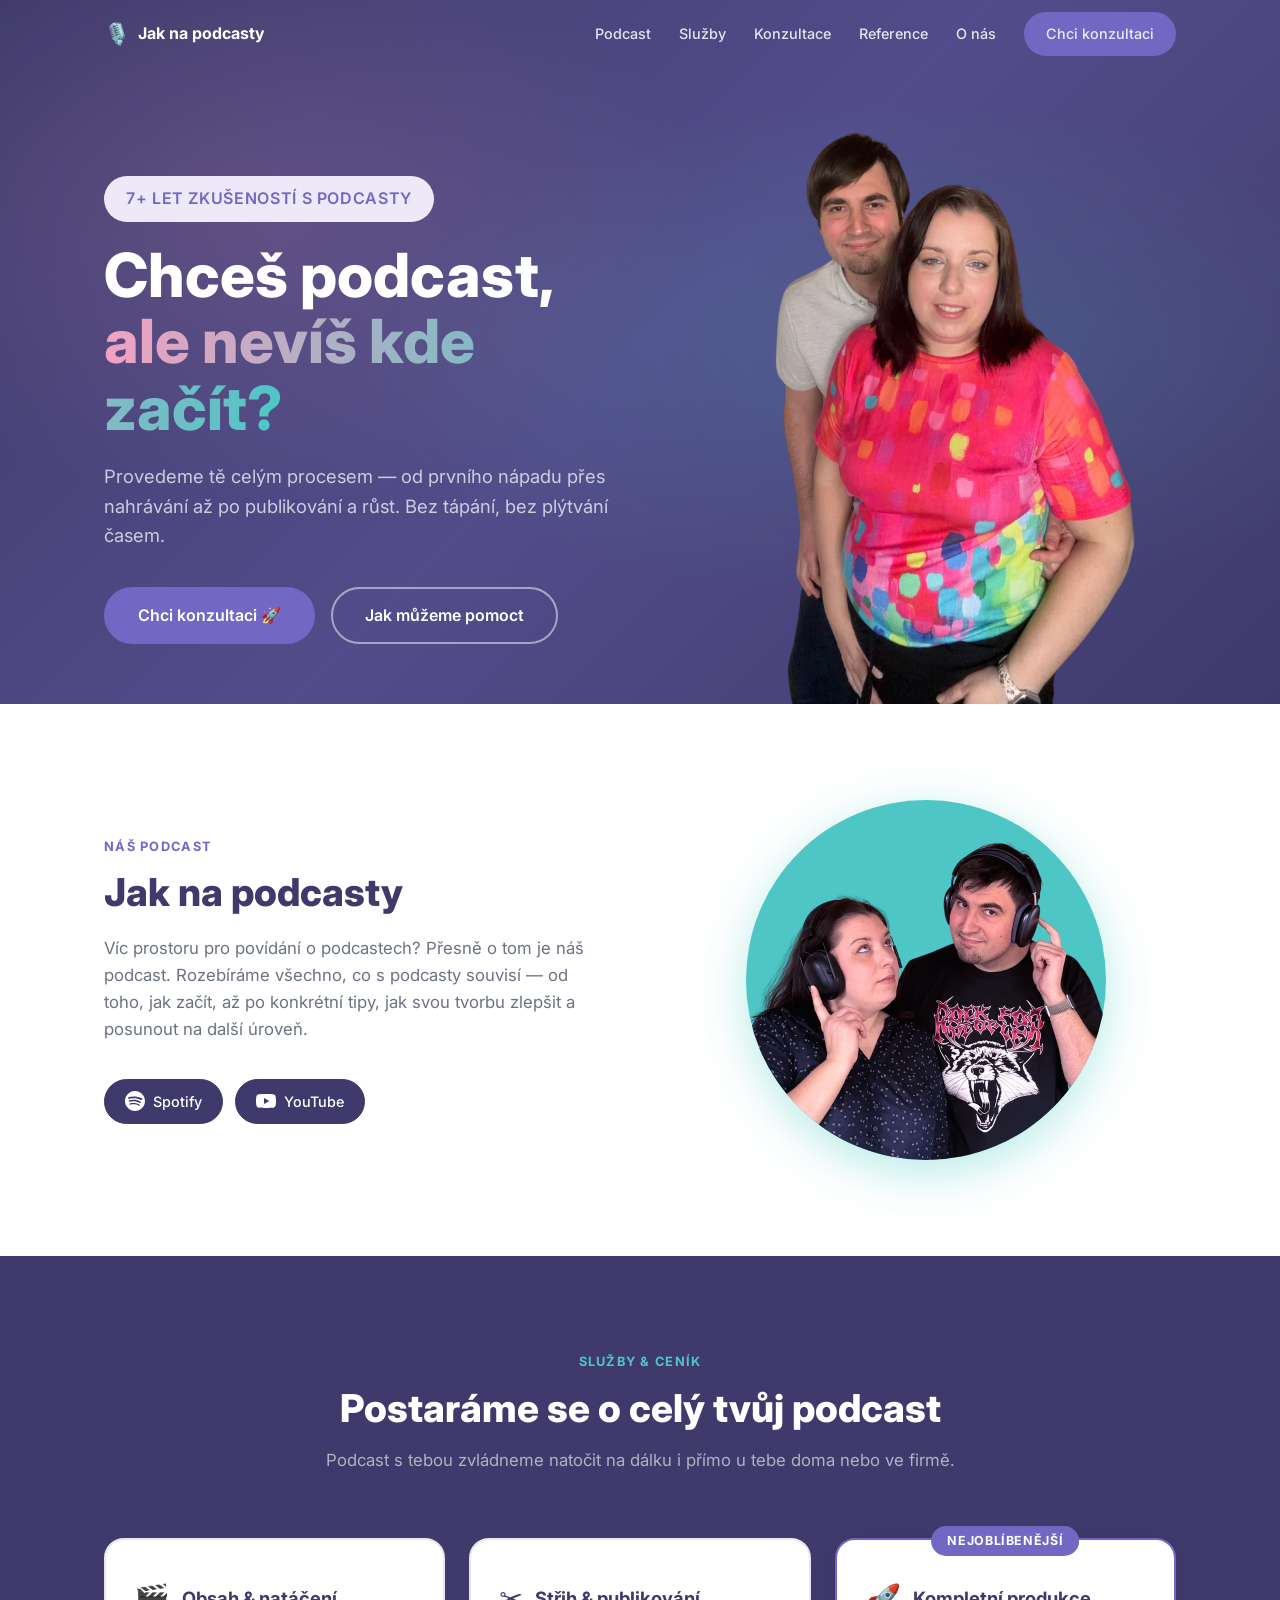
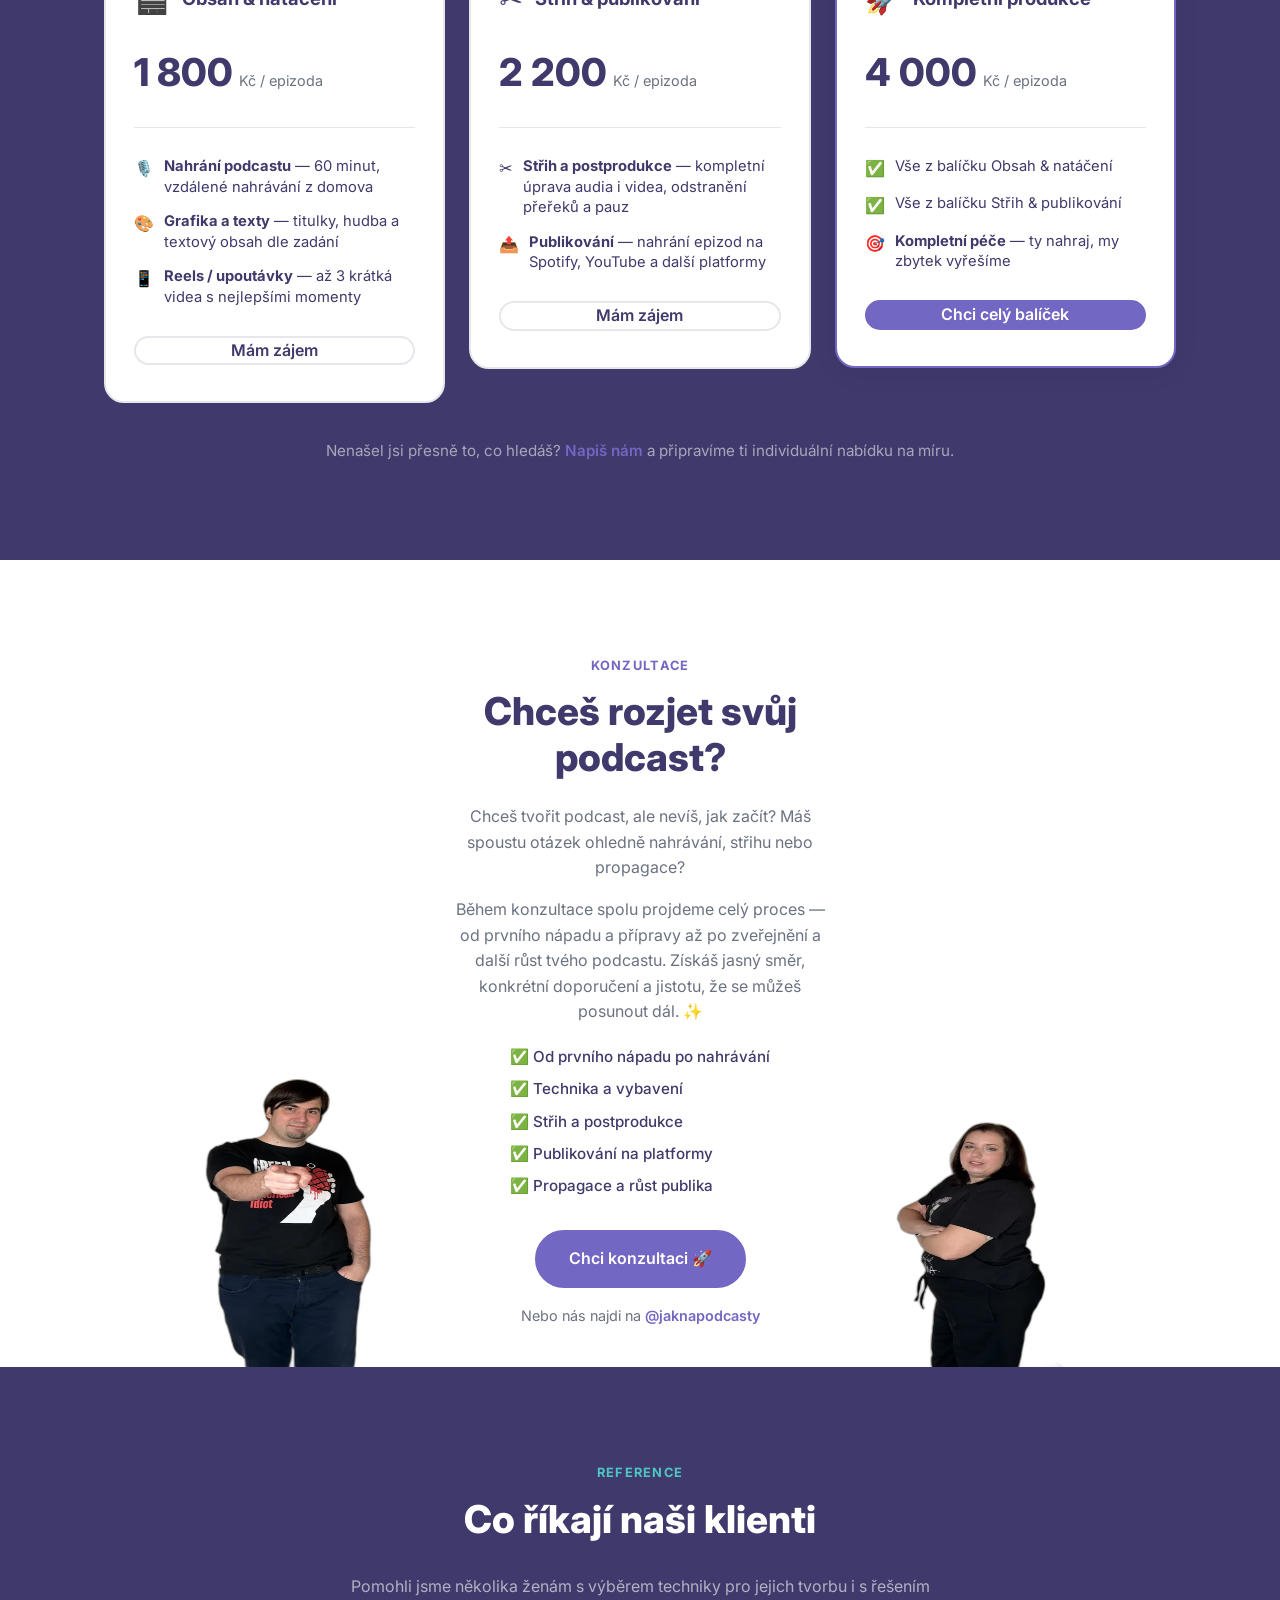
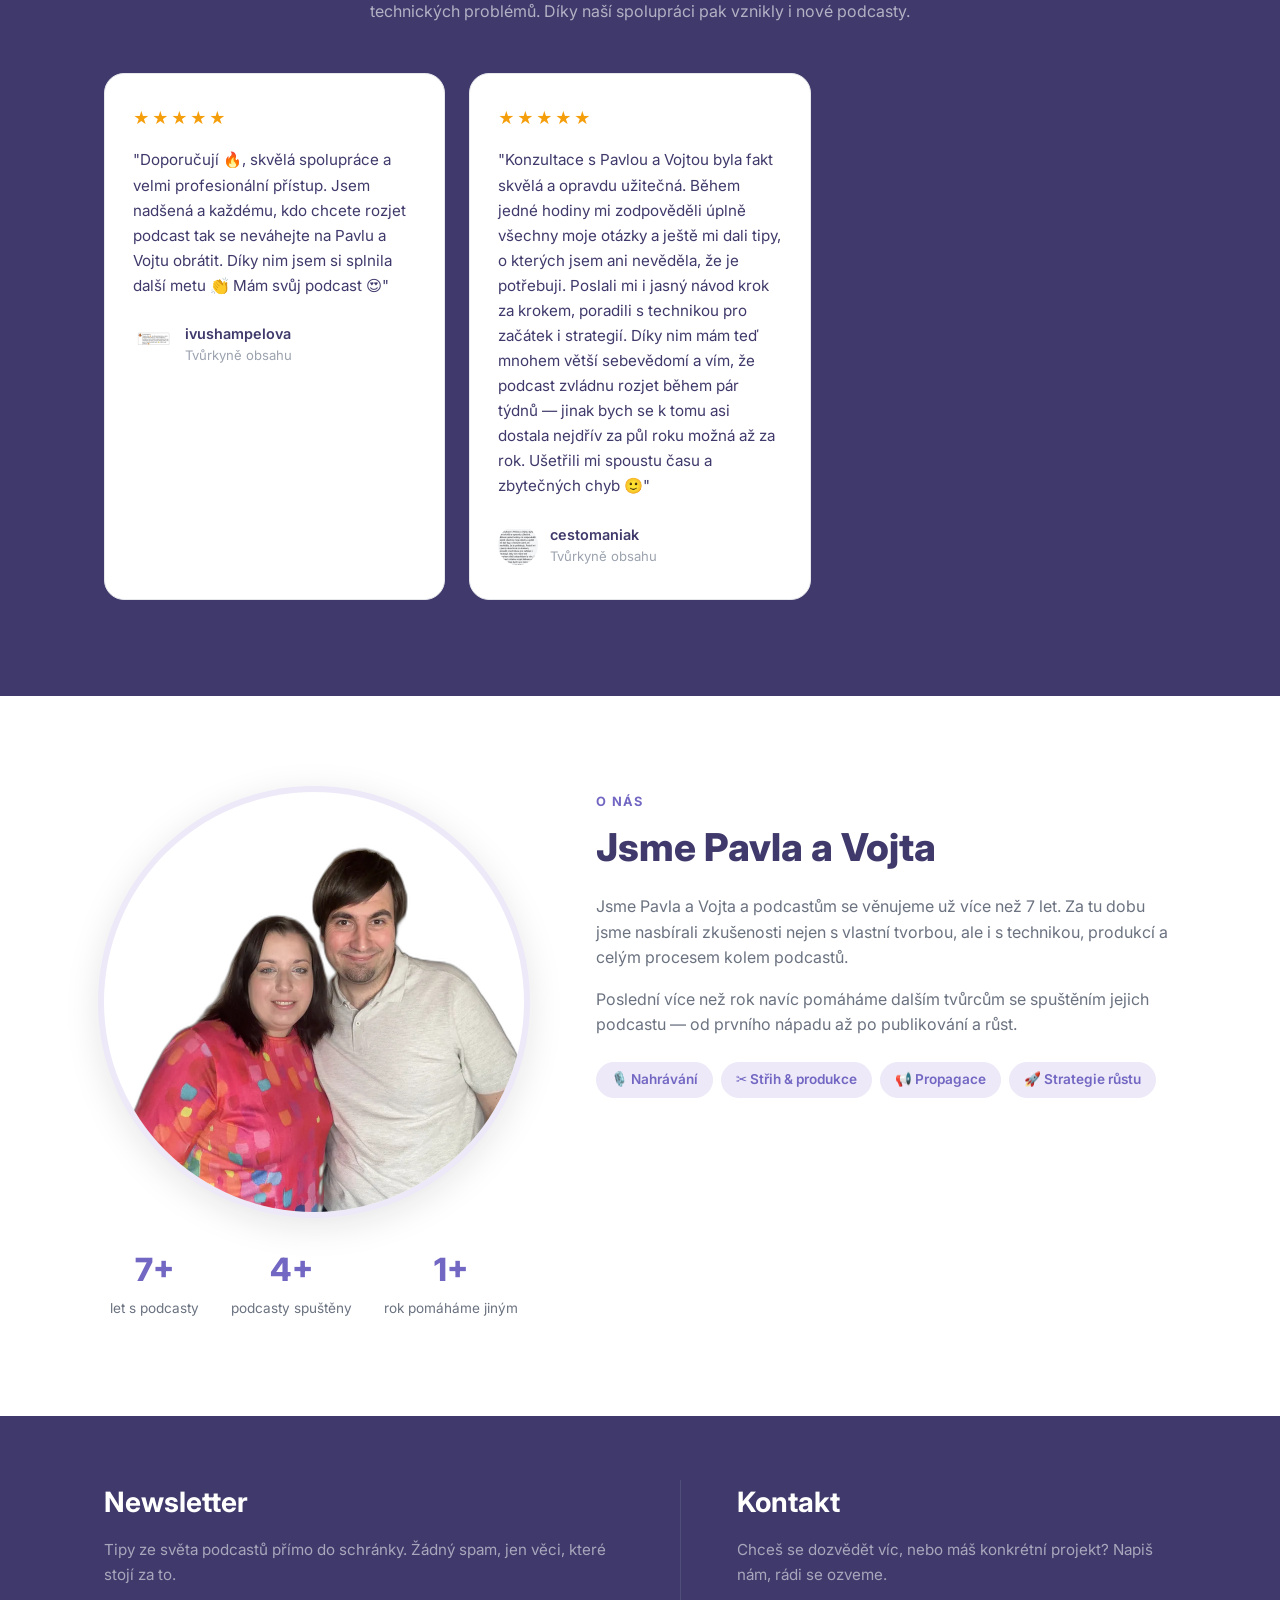
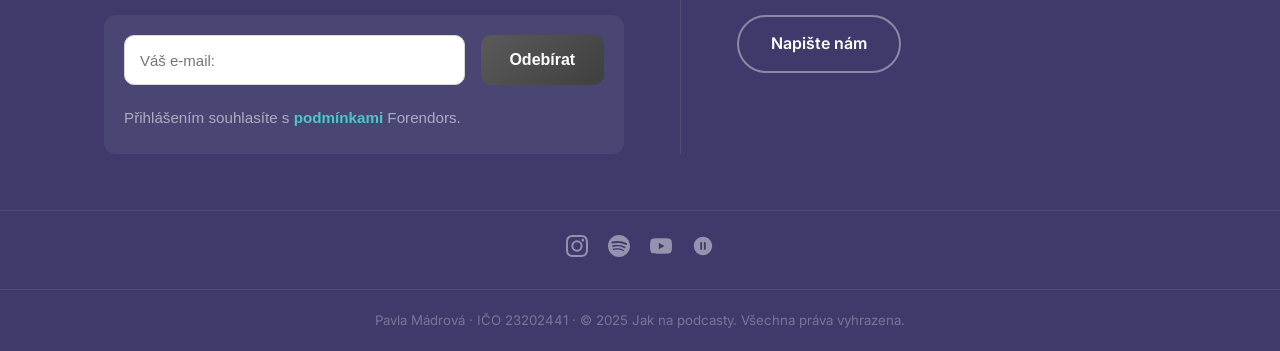
<file: konzultace/index.html>
<!DOCTYPE html>
<html lang="cs-CZ">
<head>
  <meta charset="UTF-8">
  <title>Konzultace – Jak na podcasty</title>
  <meta name="robots" content="noindex, follow">
  <meta http-equiv="refresh" content="0; url=https://jaknapodcasty.cz/#konzultace">
</head>
<body>
  <script>window.location.replace('/#konzultace');</script>
</body>
</html>
</file>
<file: style.css>
/* =============================================
   JAK NA PODCASTY — CSS
   Design: modern, clean, mobile-first
   ============================================= */

/* --- Variables --- */
:root {
  --rose:       #7267c2;
  --rose-light: #ede9f8;
  --rose-dark:  #5c52a8;
  --teal:       #4ec6c6;
  --teal-light: #e0f7f7;
  --teal-dark:  #33a8a8;
  --pink:       #f2a1c2;

  --dark:       #3f3a6b;
  --dark-2:     #524d8a;
  --gray-1:     #6B7280;
  --gray-2:     #9CA3AF;
  --gray-3:     #E5E7EB;
  --gray-4:     #f5f4fa;
  --white:      #FFFFFF;

  --font:       'Inter', system-ui, -apple-system, sans-serif;
  --radius:     12px;
  --radius-lg:  20px;
  --shadow:     0 4px 24px rgba(26,23,40,.08);
  --shadow-lg:  0 8px 40px rgba(26,23,40,.14);

  --max-w:      1120px;
  --nav-h:      68px;
}

/* --- Reset --- */
*, *::before, *::after { box-sizing: border-box; margin: 0; padding: 0; }
html { scroll-behavior: smooth; font-size: 16px; }
body {
  font-family: var(--font);
  color: var(--dark);
  background: var(--white);
  line-height: 1.6;
  -webkit-font-smoothing: antialiased;
}
img { max-width: 100%; display: block; }
a { color: inherit; text-decoration: none; }

/* --- Utilities --- */
.container {
  max-width: var(--max-w);
  margin: 0 auto;
  padding: 0 24px;
}

/* --- NAV --- */
.nav {
  position: fixed;
  top: 0; left: 0; right: 0;
  height: var(--nav-h);
  z-index: 100;
  transition: background .25s, box-shadow .25s;
}
.nav.scrolled {
  background: rgba(255,255,255,.92);
  backdrop-filter: blur(12px);
  box-shadow: 0 1px 0 var(--gray-3);
}
.nav__inner {
  display: flex;
  align-items: center;
  justify-content: space-between;
  height: var(--nav-h);
}
.nav__logo {
  display: flex;
  align-items: center;
  gap: 8px;
  font-weight: 700;
  font-size: 1rem;
  color: var(--white);
  transition: color .25s;
}
.nav.scrolled .nav__logo { color: var(--dark); }
.nav__logo-icon { font-size: 1.3rem; }
.nav__links {
  display: flex;
  align-items: center;
  gap: 28px;
}
.nav__links a {
  font-size: .9rem;
  font-weight: 500;
  color: rgba(255,255,255,.85);
  transition: color .2s;
}
.nav__links a:hover { color: var(--rose); }
.nav.scrolled .nav__links a { color: var(--dark); }
.nav.scrolled .nav__links a:hover { color: var(--rose); }
.nav.scrolled .nav__links .btn--primary { color: var(--white); }
.nav__burger {
  display: none;
  flex-direction: column;
  gap: 5px;
  background: none;
  border: none;
  cursor: pointer;
  padding: 4px;
}
.nav__burger span {
  display: block;
  width: 24px;
  height: 2px;
  background: var(--white);
  border-radius: 2px;
  transition: transform .3s, opacity .3s;
}
.nav.scrolled .nav__burger span { background: var(--dark); }

/* --- BUTTONS --- */
.btn {
  display: inline-flex;
  align-items: center;
  justify-content: center;
  gap: 8px;
  font-family: var(--font);
  font-weight: 600;
  border-radius: 50px;
  border: 2px solid transparent;
  cursor: pointer;
  text-decoration: none;
  transition: all .2s;
  white-space: nowrap;
}
.btn--sm   { font-size: .85rem; padding: 8px 20px; }
.btn--lg   { font-size: 1rem;   padding: 14px 32px; }
.btn--full { width: 100%; }

.btn--primary {
  background: var(--rose);
  color: var(--white);
  border-color: var(--rose);
}
.btn--primary:hover {
  background: var(--rose-dark);
  border-color: var(--rose-dark);
  transform: translateY(-1px);
  box-shadow: 0 6px 20px rgba(114,103,194,.35);
}
.btn--ghost {
  background: transparent;
  color: var(--white);
  border-color: rgba(255,255,255,.5);
}
.btn--ghost:hover {
  background: rgba(255,255,255,.12);
  border-color: var(--white);
}
.btn--outline {
  background: transparent;
  color: var(--dark);
  border-color: var(--gray-3);
}
.btn--outline:hover {
  border-color: var(--rose);
  color: var(--rose);
}

/* --- BADGE --- */
.badge {
  display: inline-block;
  font-size: 1rem;
  font-weight: 600;
  letter-spacing: .04em;
  text-transform: uppercase;
  background: var(--rose-light);
  color: var(--rose);
  padding: 10px 22px;
  border-radius: 50px;
  margin-bottom: 20px;
}

/* --- SECTIONS --- */
.section {
  padding: 96px 0;
}
.section--light { background: var(--gray-4); }
.section--dark  { background: var(--dark); }
.section--dark .section__subtitle { color: rgba(255,255,255,.6); }
.section--dark .pricing__note { color: rgba(255,255,255,.55); }
.section--dark .reference__subtitle { color: rgba(255,255,255,.6); }

.section__header {
  text-align: center;
  max-width: 640px;
  margin: 0 auto 64px;
}
.section__eyebrow {
  display: block;
  font-size: .8rem;
  font-weight: 700;
  letter-spacing: .1em;
  text-transform: uppercase;
  color: var(--rose);
  margin-bottom: 12px;
}
.section__eyebrow--light { color: var(--teal); }
.section__title {
  font-size: clamp(1.75rem, 3vw, 2.5rem);
  font-weight: 800;
  line-height: 1.2;
  color: var(--dark);
}
.section__title--light { color: var(--white); }
.section__subtitle {
  margin-top: 16px;
  color: var(--gray-1);
  font-size: 1.05rem;
}

/* --- HERO --- */
.hero {
  position: relative;
  background: linear-gradient(135deg, #3f3a6b 0%, #524d8a 50%, #3f3a6b 100%);
  padding: calc(var(--nav-h) + 48px) 0 0;
  overflow: hidden;
}
.hero__bg {
  position: absolute;
  inset: 0;
  background:
    radial-gradient(ellipse 60% 50% at 70% 50%, rgba(78,198,198,.15) 0%, transparent 70%),
    radial-gradient(ellipse 50% 60% at 20% 30%, rgba(242,161,194,.14) 0%, transparent 70%);
}
.hero__inner {
  position: relative;
  display: grid;
  grid-template-columns: 1fr 1fr;
  align-items: center;
  gap: 48px;
}
.hero__content {
  max-width: 600px;
  padding: 60px 0;
}
.hero__title {
  font-size: clamp(2.4rem, 5vw, 3.8rem);
  font-weight: 800;
  line-height: 1.1;
  color: var(--white);
  margin-bottom: 20px;
}
.hero__title em {
  font-style: normal;
  background: linear-gradient(90deg, var(--pink), var(--teal));
  -webkit-background-clip: text;
  -webkit-text-fill-color: transparent;
  background-clip: text;
}
.hero__sub {
  font-size: 1.15rem;
  color: rgba(255,255,255,.72);
  margin-bottom: 36px;
  max-width: 520px;
}
.hero__ctas {
  display: flex;
  gap: 16px;
  flex-wrap: wrap;
}
.hero__visual {
  display: flex;
  align-items: flex-end;
  justify-content: flex-end;
  align-self: flex-end;
}
.hero__photo-wrap {
  width: 100%;
  max-width: 750px;
  height: auto;
  border-radius: 0 !important;
  overflow: hidden;
}
.hero__photo {
  width: 100%;
  height: auto;
  object-fit: contain;
  object-position: bottom;
  display: block;
}

/* --- O NÁS --- */
.onas__grid {
  display: grid;
  grid-template-columns: 420px 1fr;
  gap: 72px;
  align-items: flex-start;
}
.onas__image {
  display: flex;
  flex-direction: column;
  align-items: center;
  gap: 32px;
}
.onas__photo-wrap {
  width: 420px;
  height: 420px;
  border-radius: 50%;
  overflow: hidden;
  background: var(--white);
  box-shadow: 0 0 0 6px var(--rose-light), var(--shadow-lg);
  flex-shrink: 0;
}
.onas__photo {
  width: 100%;
  height: 100%;
  object-fit: cover;
  object-position: 30% 50%;
  display: block;
}
.onas__stats {
  display: flex;
  gap: 32px;
}
.stat {
  text-align: center;
}
.stat__num {
  display: block;
  font-size: 2rem;
  font-weight: 800;
  color: var(--rose);
}
.stat__label {
  font-size: .85rem;
  color: var(--gray-1);
}
.onas__text p {
  color: var(--gray-1);
  margin-bottom: 16px;
}
.onas__tags {
  display: flex;
  flex-wrap: wrap;
  gap: 8px;
  margin-top: 24px;
}
.tag {
  background: var(--rose-light);
  color: var(--rose);
  font-size: .85rem;
  font-weight: 600;
  padding: 6px 14px;
  border-radius: 50px;
  border: 1px solid var(--rose-light);
}

/* --- PODCAST --- */
.podcast__inner {
  display: grid;
  grid-template-columns: 1fr 1fr;
  gap: 72px;
  align-items: center;
}
.podcast__desc {
  color: var(--gray-1);
  font-size: 1.05rem;
  margin: 20px 0 36px;
}
.podcast__platforms {
  display: flex;
  flex-wrap: wrap;
  gap: 12px;
}
.platform-btn {
  display: inline-flex;
  align-items: center;
  gap: 8px;
  background: var(--dark);
  color: var(--white);
  border: 1px solid var(--dark);
  padding: 10px 20px;
  border-radius: 50px;
  font-size: .9rem;
  font-weight: 500;
  transition: all .2s;
}
.platform-btn:hover {
  background: var(--dark-2);
  border-color: var(--dark-2);
}
.platform-btn--outline {
  background: transparent;
  color: var(--teal);
  border-color: var(--teal);
}
.platform-btn--outline:hover {
  background: var(--teal);
  color: var(--dark);
}
.podcast__visual {
  display: flex;
  align-items: center;
  justify-content: center;
}
.podcast__photo-wrap {
  width: 360px;
  height: 360px;
  border-radius: 50%;
  overflow: hidden;
  background: var(--teal);
  box-shadow: 0 12px 48px rgba(46,196,182,.35);
  flex-shrink: 0;
  display: flex;
  align-items: center;
  justify-content: center;
}
.podcast__photo {
  width: 100%;
  height: 100%;
  object-fit: cover;
  object-position: center center;
  display: block;
}

/* --- PRICING --- */
.pricing__grid {
  display: grid;
  grid-template-columns: repeat(3, 1fr);
  gap: 24px;
  align-items: start;
}
.pricing-card {
  background: var(--white);
  border: 2px solid var(--gray-3);
  border-radius: var(--radius-lg);
  padding: 36px 28px;
  position: relative;
  transition: box-shadow .25s, transform .25s;
}
.pricing-card:hover {
  box-shadow: var(--shadow-lg);
  transform: translateY(-4px);
}
.pricing-card--featured {
  border-color: var(--rose);
  box-shadow: var(--shadow);
}
.pricing-card--featured:hover {
  box-shadow: 0 12px 48px rgba(114,103,194,.25);
}
.pricing-card__badge {
  position: absolute;
  top: -14px;
  left: 50%;
  transform: translateX(-50%);
  background: var(--rose);
  color: var(--white);
  font-size: .78rem;
  font-weight: 700;
  letter-spacing: .05em;
  text-transform: uppercase;
  padding: 5px 16px;
  border-radius: 50px;
  white-space: nowrap;
}
.pricing-card__header {
  display: flex;
  align-items: center;
  gap: 12px;
  margin-bottom: 20px;
}
.pricing-card__icon { font-size: 1.8rem; }
.pricing-card__name { font-size: 1.15rem; font-weight: 700; }
.pricing-card__price {
  display: flex;
  align-items: baseline;
  gap: 6px;
  margin-bottom: 28px;
  padding-bottom: 24px;
  border-bottom: 1px solid var(--gray-3);
}
.pricing-card__amount {
  font-size: 2.4rem;
  font-weight: 800;
  color: var(--dark);
}
.pricing-card__currency {
  font-size: .9rem;
  color: var(--gray-1);
}
.pricing-card__features {
  list-style: none;
  display: flex;
  flex-direction: column;
  gap: 14px;
  margin-bottom: 28px;
}
.pricing-card__features li {
  display: flex;
  gap: 10px;
  font-size: .92rem;
  color: var(--dark);
  line-height: 1.4;
}
.feature-icon { flex-shrink: 0; font-size: 1rem; margin-top: 1px; }
.pricing__note {
  text-align: center;
  margin-top: 36px;
  color: var(--gray-1);
  font-size: .95rem;
}
.pricing__note a { color: var(--rose); font-weight: 600; }
.pricing__note a:hover { text-decoration: underline; }

/* --- KONZULTACE --- */
#konzultace { padding-bottom: 0; }

.konzultace__hero {
  display: grid;
  grid-template-columns: 300px 1fr 300px;
  gap: 40px;
  align-items: end;
}
.konzultace__person {
  width: 100%;
  display: block;
  mix-blend-mode: multiply;
}
.konzultace__person--left  { align-self: end; transform: scale(1.4); transform-origin: bottom left; }
.konzultace__person--right { align-self: end; transform: scale(1.4); transform-origin: bottom right; }
.konzultace__center {
  text-align: center;
  padding-bottom: 24px;
}
.konzultace__center .section__title,
.onas__text .section__title {
  margin-bottom: 24px;
}
.konzultace__center p {
  color: var(--gray-1);
  margin-bottom: 16px;
}
.konzultace__list {
  list-style: none;
  display: flex;
  flex-direction: column;
  gap: 8px;
  text-align: left;
  width: fit-content;
  margin: 20px auto 32px;
}
.konzultace__list li {
  font-size: .95rem;
  color: var(--dark);
  font-weight: 500;
}
.konzultace__contact {
  margin-top: 16px;
  font-size: .9rem;
  color: var(--gray-1);
}
.konzultace__contact a {
  color: var(--rose);
  font-weight: 600;
}
.konzultace__contact a:hover { text-decoration: underline; }

.reference__subtitle {
  text-align: center;
  color: var(--gray-1);
  font-size: 1rem;
  max-width: 640px;
  margin: -32px auto 48px;
}

/* --- REFERENCE --- */
.testimonials__grid {
  display: grid;
  grid-template-columns: repeat(3, 1fr);
  gap: 24px;
}
.testimonial-card {
  background: var(--white);
  border: 1px solid var(--gray-3);
  border-radius: var(--radius-lg);
  padding: 32px 28px;
  transition: box-shadow .25s;
}
.testimonial-card:hover { box-shadow: var(--shadow); }
.testimonial-card__stars {
  color: #F59E0B;
  font-size: 1rem;
  letter-spacing: 2px;
  margin-bottom: 16px;
}
.testimonial-card__text {
  color: var(--dark);
  font-size: .95rem;
  line-height: 1.65;
  margin-bottom: 24px;
}
.testimonial-card__author {
  display: flex;
  align-items: center;
  gap: 12px;
}
.testimonial-card__avatar {
  width: 40px;
  height: 40px;
  border-radius: 50%;
  object-fit: cover;
  flex-shrink: 0;
}
.testimonial-card__name { font-weight: 600; font-size: .9rem; }
.testimonial-card__role { font-size: .82rem; color: var(--gray-2); }
.testimonial-card--screenshot {
  display: flex;
  align-items: center;
  justify-content: center;
  padding: 0;
  overflow: hidden;
  border: none;
  background: transparent;
}
.testimonial-screenshot {
  width: 100%;
  border-radius: var(--radius-lg);
  box-shadow: var(--shadow);
}

/* --- FOOTER --- */
.footer {
  background: var(--dark);
  padding: 0;
}
.footer__top {
  display: grid;
  grid-template-columns: 1fr 1px 1fr;
  gap: 56px;
  padding-top: 64px;
  padding-bottom: 56px;
  align-items: start;
}
.footer__divider-v {
  background: rgba(255,255,255,.1);
  align-self: stretch;
}
.footer__heading {
  color: var(--white);
  font-size: 1.75rem;
  font-weight: 700;
  margin-bottom: 12px;
}
.footer__col p {
  color: rgba(255,255,255,.55);
  font-size: .95rem;
  line-height: 1.65;
  margin-bottom: 28px;
}
.footer__embed-wrap {
  background: rgba(255,255,255,.06);
  border-radius: var(--radius);
  padding: 20px;
}
/* Embed overrides – all sizes */
.footer .pe .pb         { display: none !important; }
.footer .pe .info       { background: transparent !important; padding: 8px 0 !important; }
.footer .pe .info a     { color: var(--teal) !important; font-weight: 700; }
.footer__contact-btn {
  color: var(--white);
  border-color: rgba(255,255,255,.4);
}
.footer__contact-btn:hover {
  background: rgba(255,255,255,.1);
  border-color: var(--white);
  color: var(--white);
}
.footer__mid {
  border-top: 1px solid rgba(255,255,255,.08);
  border-bottom: 1px solid rgba(255,255,255,.08);
  padding: 24px 0;
}
.footer__socials {
  display: flex;
  justify-content: center;
  gap: 20px;
}
.footer__socials a {
  color: rgba(255,255,255,.45);
  transition: color .2s;
}
.footer__socials a:hover { color: var(--teal); }
.footer__bottom {
  padding: 20px 0;
}
.footer__bottom p {
  text-align: center;
  color: rgba(255,255,255,.3);
  font-size: .83rem;
}

/* =============================================
   RESPONSIVE
   ============================================= */

@media (max-width: 900px) {
  .hero                   { padding-top: calc(var(--nav-h) + 24px); }
  .hero__inner            { grid-template-columns: 1fr; row-gap: 0; }
  .hero__visual           { display: flex; justify-content: center; margin-top: 24px; }
  .hero__photo-wrap       { max-width: 320px; }
  .hero__content          { padding: 0; }
  .hero__content .badge   { font-size: 0.72rem; padding: 7px 14px; }
  .onas__grid             { grid-template-columns: 1fr; gap: 48px; }
  .podcast__inner         { grid-template-columns: 1fr; gap: 48px; }
  .pricing__grid          { grid-template-columns: 1fr; max-width: 440px; margin: 0 auto; }
  .konzultace__hero       { grid-template-columns: 1fr; }
  .konzultace__person     { display: none; }
  .testimonials__grid     { grid-template-columns: 1fr; }
  .footer__top            { grid-template-columns: 1fr; gap: 40px; }
  .footer__divider-v      { display: none; }

  .footer__top            { text-align: center; }
  .footer .pew            { display: block; }
  .footer .pe             { width: 100% !important; }
  .footer .pe .info       { text-align: center; }
  .footer .pe input[type=email] { border-radius: 50px !important; width: 100% !important; }
  .footer .pe button      {
    border-radius: 50px !important;
    width: 100% !important;
    margin-top: 10px !important;
  }
  .footer__contact-btn    { width: 100%; }
  .footer__mid            { border-color: rgba(63,58,107,.1); background: transparent; }
  .footer__socials a      {
    background: var(--rose);
    color: var(--white);
    border-radius: 50%;
    width: 54px;
    height: 54px;
    display: flex;
    align-items: center;
    justify-content: center;
    transition: background .2s;
  }
  .footer__socials a:hover { background: var(--rose-dark); color: var(--white); }
  .footer__bottom p       { color: var(--gray-2); }
}

@media (max-width: 768px) {
  .section { padding: 72px 0; }
  .nav__links {
    display: none;
    position: absolute;
    top: var(--nav-h);
    left: 0; right: 0;
    background: var(--white);
    flex-direction: column;
    align-items: stretch;
    padding: 16px 24px 24px;
    gap: 4px;
    box-shadow: 0 8px 32px rgba(0,0,0,.12);
  }
  .nav__links.open { display: flex; }
  .nav__links a {
    padding: 10px 0;
    border-bottom: 1px solid var(--gray-3);
  }
  .nav__links.open a:not(.btn) {
    color: var(--dark);
  }
  .nav__links a:last-child { border-bottom: none; }
  .nav__links .btn { margin-top: 8px; width: 100%; }
  .nav__burger { display: flex; }
  .nav__burger.open span:nth-child(1) { transform: translateY(7px) rotate(45deg); }
  .nav__burger.open span:nth-child(2) { opacity: 0; }
  .nav__burger.open span:nth-child(3) { transform: translateY(-7px) rotate(-45deg); }
  .nav.scrolled .nav__links { background: rgba(255,255,255,.98); }
  .hero__ctas { flex-direction: column; }
  .hero__ctas .btn { width: 100%; justify-content: center; }
  .onas__avatar-wrap { margin: 0 auto; }
}

/* --- Scroll animations --- */
.reveal {
  opacity: 0;
  transform: translateY(24px);
  transition: opacity .6s ease, transform .6s ease;
}
.reveal.visible {
  opacity: 1;
  transform: none;
}
</file>
